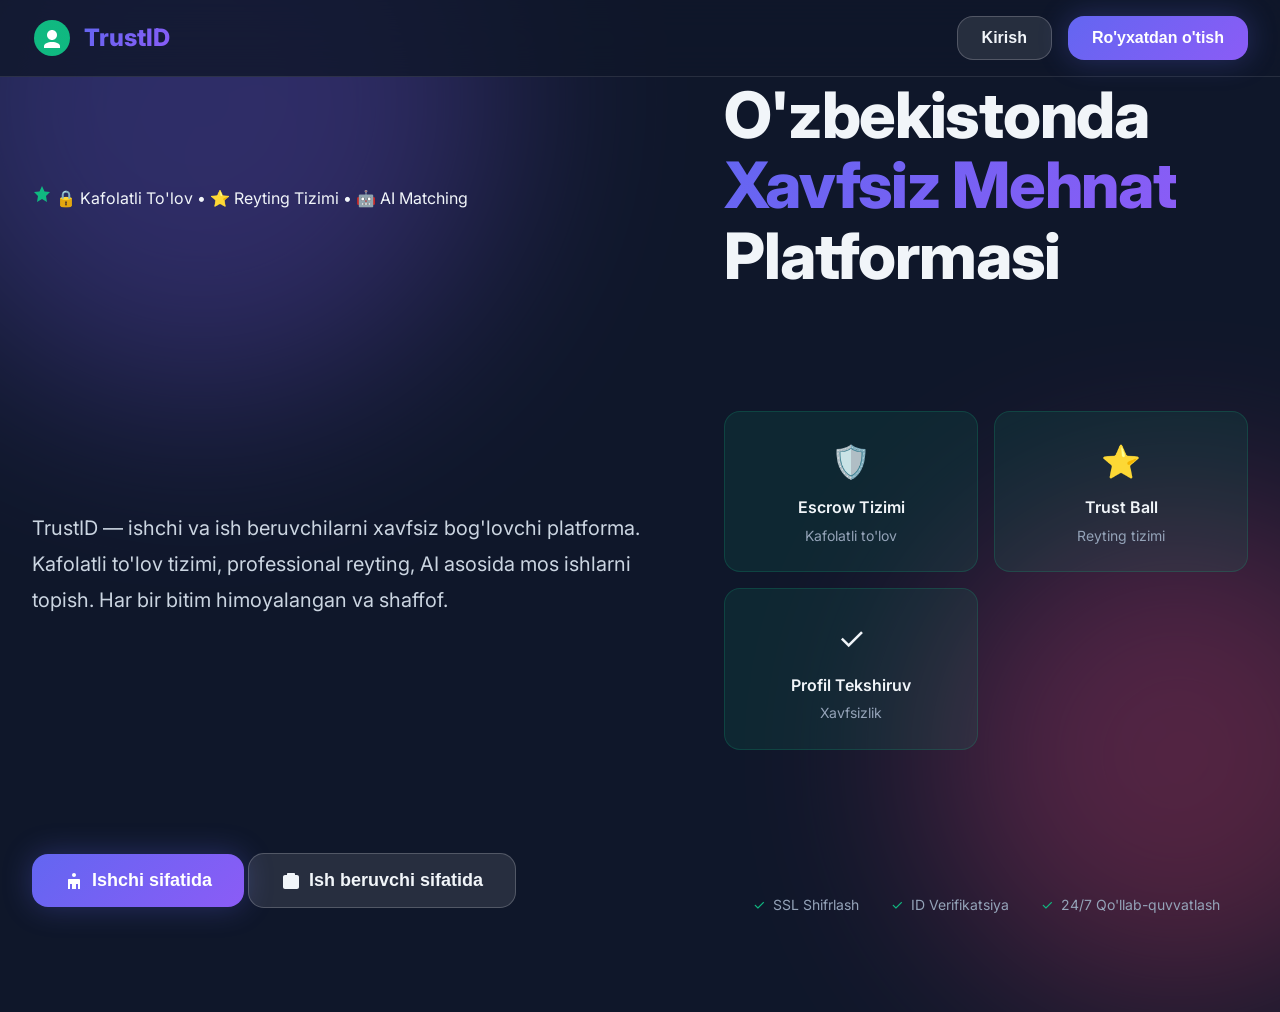
<file: index.html>
<!DOCTYPE html>
<html lang="uz">

<head>
  <meta charset="UTF-8">
  <meta name="viewport" content="width=device-width, initial-scale=1.0">
  <title>TrustID - Xavfsiz Mehnat Platformasi</title>
  <meta name="description"
    content="O'zbekistonda xavfsiz va ishonchli mehnat platformasi. AI matching, kafolatli to'lov, reyting tizimi.">
  <link rel="stylesheet" href="style.css">
  <link href="https://fonts.googleapis.com/css2?family=Inter:wght@300;400;500;600;700;800&display=swap"
    rel="stylesheet">
</head>

<body>
  <!-- Navbar -->
  <nav class="navbar">
    <div class="container">
      <div class="nav-content">
        <div class="logo">
          <svg width="40" height="40" viewBox="0 0 40 40" fill="none">
            <circle cx="20" cy="20" r="18" fill="url(#gradient1)" />
            <path
              d="M20 12C17.24 12 15 14.24 15 17C15 19.76 17.24 22 20 22C22.76 22 25 19.76 25 17C25 14.24 22.76 12 20 12Z"
              fill="white" />
            <path d="M20 24C15.58 24 12 25.79 12 28V30H28V28C28 25.79 24.42 24 20 24Z" fill="white" />
            <defs>
              <linearGradient id="gradient1" x1="0" y1="0" x2="40" y2="40">
                <stop offset="0%" stop-color="#10b981" />
                <stop offset="100%" stop-color="#059669" />
              </linearGradient>
            </defs>
          </svg>
          <span class="logo-text">TrustID</span>
        </div>
        <div class="nav-actions">
          <button class="btn-secondary" onclick="showLogin()">Kirish</button>
          <button class="btn-primary" onclick="showRegister()">Ro'yxatdan o'tish</button>
        </div>
      </div>
    </div>
  </nav>

  <!-- Hero Section -->
  <section class="hero">
    <div class="gradient-orb orb-1"></div>
    <div class="gradient-orb orb-2"></div>

    <div class="container">
      <div class="hero-content">
        <div class="hero-badge">
          <svg width="20" height="20" viewBox="0 0 20 20" fill="none">
            <path d="M10 2L12.5 7.5L18 8L14 12L15 18L10 15L5 18L6 12L2 8L7.5 7.5L10 2Z" fill="url(#gradient2)" />
            <defs>
              <linearGradient id="gradient2" x1="0" y1="0" x2="20" y2="20">
                <stop offset="0%" stop-color="#10b981" />
                <stop offset="100%" stop-color="#059669" />
              </linearGradient>
            </defs>
          </svg>
          🔒 Kafolatli To'lov • ⭐ Reyting Tizimi • 🤖 AI Matching
        </div>

        <h1 class="hero-title">
          O'zbekistonda<br>
          <span class="gradient-text">Xavfsiz Mehnat</span><br>
          Platformasi
        </h1>

        <p class="hero-description">
          TrustID — ishchi va ish beruvchilarni xavfsiz bog'lovchi platforma. Kafolatli to'lov tizimi,
          professional reyting, AI asosida mos ishlarni topish. Har bir bitim himoyalangan va shaffof.
        </p>

        <!-- Features Grid -->
        <div
          style="display: grid; grid-template-columns: repeat(auto-fit, minmax(200px, 1fr)); gap: 1rem; margin: 2rem 0;">
          <div
            style="background: rgba(16, 185, 129, 0.1); border: 1px solid rgba(16, 185, 129, 0.2); border-radius: 1rem; padding: 1.5rem; text-align: center;">
            <div style="font-size: 2rem; margin-bottom: 0.5rem;">🛡️</div>
            <div style="font-weight: 600; margin-bottom: 0.25rem;">Escrow Tizimi</div>
            <div style="font-size: 0.875rem; color: var(--text-muted);">Kafolatli to'lov</div>
          </div>
          <div
            style="background: rgba(16, 185, 129, 0.1); border: 1px solid rgba(16, 185, 129, 0.2); border-radius: 1rem; padding: 1.5rem; text-align: center;">
            <div style="font-size: 2rem; margin-bottom: 0.5rem;">⭐</div>
            <div style="font-weight: 600; margin-bottom: 0.25rem;">Trust Ball</div>
            <div style="font-size: 0.875rem; color: var(--text-muted);">Reyting tizimi</div>
          </div>
          <div
            style="background: rgba(16, 185, 129, 0.1); border: 1px solid rgba(16, 185, 129, 0.2); border-radius: 1rem; padding: 1.5rem; text-align: center;">
            <div style="font-size: 2rem; margin-bottom: 0.5rem;">✓</div>
            <div style="font-weight: 600; margin-bottom: 0.25rem;">Profil Tekshiruv</div>
            <div style="font-size: 0.875rem; color: var(--text-muted);">Xavfsizlik</div>
          </div>
        </div>

        <div class="hero-actions">
          <button class="btn-primary btn-large" onclick="showRegister('worker')">
            <svg width="20" height="20" viewBox="0 0 20 20" fill="none">
              <path
                d="M10 2C8.89543 2 8 2.89543 8 4C8 5.10457 8.89543 6 10 6C11.1046 6 12 5.10457 12 4C12 2.89543 11.1046 2 10 2Z"
                fill="currentColor" />
              <path d="M5 8C4.44772 8 4 8.44772 4 9V18H6V13H8V18H12V13H14V18H16V9C16 8.44772 15.5523 8 15 8H5Z"
                fill="currentColor" />
            </svg>
            Ishchi sifatida
          </button>
          <button class="btn-secondary btn-large" onclick="showRegister('employer')">
            <svg width="20" height="20" viewBox="0 0 20 20" fill="none">
              <path
                d="M7 2C6.44772 2 6 2.44772 6 3V4H4C2.89543 4 2 4.89543 2 6V16C2 17.1046 2.89543 18 4 18H16C17.1046 18 18 17.1046 18 16V6C18 4.89543 17.1046 4 16 4H14V3C14 2.44772 13.5523 2 13 2H7Z"
                fill="currentColor" />
            </svg>
            Ish beruvchi sifatida
          </button>
        </div>

        <!-- Trust Indicators -->
        <div
          style="margin-top: 3rem; display: flex; gap: 2rem; justify-content: center; flex-wrap: wrap; color: var(--text-muted); font-size: 0.875rem;">
          <div style="display: flex; align-items: center; gap: 0.5rem;">
            <span style="color: var(--success);">✓</span> SSL Shifrlash
          </div>
          <div style="display: flex; align-items: center; gap: 0.5rem;">
            <span style="color: var(--success);">✓</span> ID Verifikatsiya
          </div>
          <div style="display: flex; align-items: center; gap: 0.5rem;">
            <span style="color: var(--success);">✓</span> 24/7 Qo'llab-quvvatlash
          </div>
        </div>
      </div>
    </div>
  </section>

  <!-- Auth Modal -->
  <div class="modal" id="authModal">
    <div class="modal-overlay" onclick="closeModal()"></div>
    <div class="modal-content">
      <button class="modal-close" onclick="closeModal()">
        <svg width="24" height="24" viewBox="0 0 24 24" fill="none">
          <path d="M18 6L6 18M6 6L18 18" stroke="currentColor" stroke-width="2" stroke-linecap="round" />
        </svg>
      </button>
      <div id="modalBody"></div>
    </div>
  </div>

  <script src="app.js"></script>
</body>

</html>
</file>
<file: style.css>
/* Reset & Base Styles */
* {
    margin: 0;
    padding: 0;
    box-sizing: border-box;
}

:root {
    /* Colors */
    --primary: #6366f1;
    --primary-dark: #4f46e5;
    --primary-light: #818cf8;
    --secondary: #8b5cf6;
    --accent: #ec4899;
    --success: #10b981;
    --warning: #f59e0b;
    --danger: #ef4444;
    
    /* Neutrals */
    --bg-primary: #0f172a;
    --bg-secondary: #1e293b;
    --bg-tertiary: #334155;
    --text-primary: #f1f5f9;
    --text-secondary: #cbd5e1;
    --text-muted: #94a3b8;
    
    /* Gradients */
    --gradient-primary: linear-gradient(135deg, #6366f1 0%, #8b5cf6 100%);
    --gradient-secondary: linear-gradient(135deg, #ec4899 0%, #f43f5e 100%);
    --gradient-success: linear-gradient(135deg, #10b981 0%, #059669 100%);
    
    /* Shadows */
    --shadow-sm: 0 1px 2px rgba(0, 0, 0, 0.05);
    --shadow-md: 0 4px 6px rgba(0, 0, 0, 0.1);
    --shadow-lg: 0 10px 25px rgba(0, 0, 0, 0.15);
    --shadow-xl: 0 20px 50px rgba(0, 0, 0, 0.25);
    --shadow-glow: 0 0 30px rgba(99, 102, 241, 0.3);
    
    /* Spacing */
    --space-xs: 0.5rem;
    --space-sm: 1rem;
    --space-md: 1.5rem;
    --space-lg: 2rem;
    --space-xl: 3rem;
    --space-2xl: 4rem;
    
    /* Border Radius */
    --radius-sm: 0.5rem;
    --radius-md: 1rem;
    --radius-lg: 1.5rem;
    --radius-xl: 2rem;
    
    /* Transitions */
    --transition-fast: 150ms ease;
    --transition-base: 300ms ease;
    --transition-slow: 500ms ease;
}

body {
    font-family: 'Inter', -apple-system, BlinkMacSystemFont, sans-serif;
    background: var(--bg-primary);
    color: var(--text-primary);
    line-height: 1.6;
    overflow-x: hidden;
}

.container {
    max-width: 1280px;
    margin: 0 auto;
    padding: 0 2rem;
}

/* Navbar */
.navbar {
    position: fixed;
    top: 0;
    left: 0;
    right: 0;
    background: rgba(15, 23, 42, 0.8);
    backdrop-filter: blur(20px);
    border-bottom: 1px solid rgba(255, 255, 255, 0.1);
    padding: 1rem 0;
    z-index: 1000;
    transition: var(--transition-base);
}

.nav-content {
    display: flex;
    align-items: center;
    justify-content: space-between;
}

.logo {
    display: flex;
    align-items: center;
    gap: 0.75rem;
}

.logo-text {
    font-size: 1.5rem;
    font-weight: 800;
    background: var(--gradient-primary);
    -webkit-background-clip: text;
    -webkit-text-fill-color: transparent;
    background-clip: text;
}

.nav-links {
    display: flex;
    gap: 2rem;
}

.nav-links a {
    color: var(--text-secondary);
    text-decoration: none;
    font-weight: 500;
    transition: var(--transition-fast);
    position: relative;
}

.nav-links a::after {
    content: '';
    position: absolute;
    bottom: -5px;
    left: 0;
    width: 0;
    height: 2px;
    background: var(--gradient-primary);
    transition: var(--transition-base);
}

.nav-links a:hover {
    color: var(--text-primary);
}

.nav-links a:hover::after {
    width: 100%;
}

.nav-actions {
    display: flex;
    gap: 1rem;
}

/* Buttons */
.btn-primary,
.btn-secondary,
.btn-outline,
.btn-large {
    padding: 0.75rem 1.5rem;
    border-radius: var(--radius-md);
    font-weight: 600;
    cursor: pointer;
    transition: all var(--transition-base);
    border: none;
    font-size: 1rem;
    display: inline-flex;
    align-items: center;
    gap: 0.5rem;
    position: relative;
    overflow: hidden;
}

.btn-primary {
    background: var(--gradient-primary);
    color: white;
    box-shadow: var(--shadow-glow);
}

.btn-primary:hover {
    transform: translateY(-2px);
    box-shadow: 0 0 40px rgba(99, 102, 241, 0.5);
}

.btn-secondary {
    background: rgba(255, 255, 255, 0.1);
    color: var(--text-primary);
    border: 1px solid rgba(255, 255, 255, 0.2);
}

.btn-secondary:hover {
    background: rgba(255, 255, 255, 0.15);
    transform: translateY(-2px);
}

.btn-outline {
    background: transparent;
    color: var(--primary);
    border: 2px solid var(--primary);
}

.btn-outline:hover {
    background: var(--primary);
    color: white;
    transform: translateY(-2px);
}

.btn-large {
    padding: 1rem 2rem;
    font-size: 1.125rem;
}

/* Hero Section */
.hero {
    position: relative;
    min-height: 100vh;
    display: flex;
    align-items: center;
    padding-top: 80px;
    overflow: hidden;
}

.hero-background {
    position: absolute;
    top: 0;
    left: 0;
    right: 0;
    bottom: 0;
    overflow: hidden;
    z-index: 0;
}

.gradient-orb {
    position: absolute;
    border-radius: 50%;
    filter: blur(100px);
    opacity: 0.3;
    animation: float 20s infinite ease-in-out;
}

.orb-1 {
    width: 600px;
    height: 600px;
    background: var(--gradient-primary);
    top: -200px;
    left: -100px;
}

.orb-2 {
    width: 500px;
    height: 500px;
    background: var(--gradient-secondary);
    top: 50%;
    right: -150px;
    animation-delay: -5s;
}

.orb-3 {
    width: 400px;
    height: 400px;
    background: var(--gradient-success);
    bottom: -100px;
    left: 50%;
    animation-delay: -10s;
}

@keyframes float {
    0%, 100% {
        transform: translate(0, 0) scale(1);
    }
    33% {
        transform: translate(50px, -50px) scale(1.1);
    }
    66% {
        transform: translate(-30px, 30px) scale(0.9);
    }
}

.hero-content {
    position: relative;
    z-index: 1;
    display: grid;
    grid-template-columns: 1.2fr 1fr;
    gap: 4rem;
    align-items: center;
}

.badge {
    display: inline-block;
    padding: 0.5rem 1rem;
    background: rgba(99, 102, 241, 0.2);
    border: 1px solid rgba(99, 102, 241, 0.3);
    border-radius: 2rem;
    font-size: 0.875rem;
    font-weight: 600;
    color: var(--primary-light);
    margin-bottom: 1.5rem;
}

.hero-title {
    font-size: 4rem;
    font-weight: 800;
    line-height: 1.1;
    margin-bottom: 1.5rem;
    letter-spacing: -0.02em;
}

.gradient-text {
    background: var(--gradient-primary);
    -webkit-background-clip: text;
    -webkit-text-fill-color: transparent;
    background-clip: text;
}

.hero-description {
    font-size: 1.25rem;
    color: var(--text-secondary);
    margin-bottom: 2rem;
    line-height: 1.8;
}

.hero-buttons {
    display: flex;
    gap: 1rem;
    margin-bottom: 3rem;
}

.hero-stats {
    display: flex;
    gap: 3rem;
}

.stat {
    text-align: left;
}

.stat-number {
    font-size: 2.5rem;
    font-weight: 800;
    background: var(--gradient-primary);
    -webkit-background-clip: text;
    -webkit-text-fill-color: transparent;
    background-clip: text;
    line-height: 1;
    margin-bottom: 0.5rem;
}

.stat-label {
    color: var(--text-muted);
    font-size: 0.875rem;
}

/* Floating Cards */
.hero-image {
    position: relative;
    height: 500px;
}

.floating-card {
    position: absolute;
    background: rgba(30, 41, 59, 0.8);
    backdrop-filter: blur(20px);
    border: 1px solid rgba(255, 255, 255, 0.1);
    border-radius: var(--radius-lg);
    padding: 1.5rem;
    box-shadow: var(--shadow-xl);
    display: flex;
    align-items: center;
    gap: 1rem;
    animation: cardFloat 6s infinite ease-in-out;
}

.card-1 {
    top: 20%;
    left: 0;
    max-width: 320px;
}

.card-2 {
    top: 50%;
    right: 0;
    max-width: 280px;
    animation-delay: -2s;
}

.card-3 {
    bottom: 15%;
    left: 10%;
    max-width: 260px;
    animation-delay: -4s;
}

@keyframes cardFloat {
    0%, 100% {
        transform: translateY(0);
    }
    50% {
        transform: translateY(-20px);
    }
}

.card-icon {
    font-size: 2rem;
    width: 50px;
    height: 50px;
    display: flex;
    align-items: center;
    justify-content: center;
    background: rgba(99, 102, 241, 0.2);
    border-radius: var(--radius-md);
}

.card-title {
    font-weight: 600;
    margin-bottom: 0.25rem;
}

.card-subtitle {
    font-size: 0.875rem;
    color: var(--text-muted);
}

.card-badge {
    position: absolute;
    top: -10px;
    right: -10px;
    background: var(--gradient-secondary);
    color: white;
    padding: 0.25rem 0.75rem;
    border-radius: 1rem;
    font-size: 0.75rem;
    font-weight: 600;
}

/* Sections */
section {
    padding: 6rem 0;
}

.section-header {
    text-align: center;
    margin-bottom: 4rem;
}

.section-title {
    font-size: 3rem;
    font-weight: 800;
    margin-bottom: 1rem;
}

.section-subtitle {
    font-size: 1.25rem;
    color: var(--text-secondary);
}

/* Features */
.features {
    background: linear-gradient(180deg, var(--bg-primary) 0%, var(--bg-secondary) 100%);
}

.features-grid {
    display: grid;
    grid-template-columns: repeat(auto-fit, minmax(300px, 1fr));
    gap: 2rem;
}

.feature-card {
    background: rgba(30, 41, 59, 0.5);
    backdrop-filter: blur(10px);
    border: 1px solid rgba(255, 255, 255, 0.1);
    border-radius: var(--radius-lg);
    padding: 2rem;
    transition: var(--transition-base);
}

.feature-card:hover {
    transform: translateY(-5px);
    border-color: var(--primary);
    box-shadow: var(--shadow-glow);
}

.feature-icon {
    font-size: 3rem;
    margin-bottom: 1rem;
}

.feature-card h3 {
    font-size: 1.5rem;
    margin-bottom: 1rem;
}

.feature-card p {
    color: var(--text-secondary);
    line-height: 1.7;
}

/* How It Works */
.how-it-works {
    background: var(--bg-secondary);
}

.tabs {
    display: flex;
    justify-content: center;
    gap: 1rem;
    margin-bottom: 3rem;
}

.tab {
    padding: 1rem 2rem;
    background: transparent;
    border: 2px solid rgba(255, 255, 255, 0.1);
    border-radius: var(--radius-md);
    color: var(--text-secondary);
    font-size: 1rem;
    font-weight: 600;
    cursor: pointer;
    transition: var(--transition-base);
}

.tab.active {
    background: var(--gradient-primary);
    border-color: transparent;
    color: white;
}

.steps {
    display: none;
    gap: 2rem;
}

.steps.active {
    display: flex;
    flex-direction: column;
}

.step {
    display: flex;
    align-items: flex-start;
    gap: 2rem;
    padding: 2rem;
    background: rgba(30, 41, 59, 0.5);
    border-radius: var(--radius-lg);
    border-left: 4px solid var(--primary);
    transition: var(--transition-base);
}

.step:hover {
    transform: translateX(10px);
    background: rgba(30, 41, 59, 0.8);
}

.step-number {
    font-size: 3rem;
    font-weight: 800;
    background: var(--gradient-primary);
    -webkit-background-clip: text;
    -webkit-text-fill-color: transparent;
    background-clip: text;
    line-height: 1;
}

.step-content h3 {
    font-size: 1.5rem;
    margin-bottom: 0.5rem;
}

.step-content p {
    color: var(--text-secondary);
    line-height: 1.7;
}

/* Pricing */
.pricing {
    background: linear-gradient(180deg, var(--bg-secondary) 0%, var(--bg-primary) 100%);
}

.pricing-cards {
    display: grid;
    grid-template-columns: repeat(auto-fit, minmax(300px, 1fr));
    gap: 2rem;
}

.pricing-card {
    background: rgba(30, 41, 59, 0.5);
    backdrop-filter: blur(10px);
    border: 1px solid rgba(255, 255, 255, 0.1);
    border-radius: var(--radius-xl);
    padding: 2.5rem;
    transition: var(--transition-base);
    position: relative;
}

.pricing-card:hover {
    transform: translateY(-10px);
    border-color: var(--primary);
    box-shadow: var(--shadow-glow);
}

.pricing-card.featured {
    border: 2px solid var(--primary);
    transform: scale(1.05);
}

.pricing-card.featured:hover {
    transform: scale(1.08) translateY(-10px);
}

.popular-badge {
    position: absolute;
    top: -15px;
    right: 20px;
    background: var(--gradient-secondary);
    color: white;
    padding: 0.5rem 1rem;
    border-radius: 2rem;
    font-size: 0.875rem;
    font-weight: 600;
}

.pricing-header {
    text-align: center;
    margin-bottom: 2rem;
    padding-bottom: 2rem;
    border-bottom: 1px solid rgba(255, 255, 255, 0.1);
}

.pricing-header h3 {
    font-size: 1.5rem;
    margin-bottom: 1rem;
}

.price {
    display: flex;
    flex-direction: column;
    gap: 0.5rem;
}

.price-value {
    font-size: 3rem;
    font-weight: 800;
    background: var(--gradient-primary);
    -webkit-background-clip: text;
    -webkit-text-fill-color: transparent;
    background-clip: text;
}

.price-period {
    color: var(--text-muted);
    font-size: 0.875rem;
}

.pricing-features {
    list-style: none;
    margin-bottom: 2rem;
}

.pricing-features li {
    padding: 0.75rem 0;
    color: var(--text-secondary);
    border-bottom: 1px solid rgba(255, 255, 255, 0.05);
}

.pricing-features li:last-child {
    border-bottom: none;
}

.pricing-card button {
    width: 100%;
}

/* CTA Section */
.cta {
    background: var(--bg-primary);
    text-align: center;
    padding: 6rem 0;
    position: relative;
    overflow: hidden;
}

.cta::before {
    content: '';
    position: absolute;
    top: 0;
    left: 0;
    right: 0;
    bottom: 0;
    background: radial-gradient(circle at center, rgba(99, 102, 241, 0.1), transparent 70%);
    z-index: 0;
}

.cta-content {
    position: relative;
    z-index: 1;
}

.cta h2 {
    font-size: 3rem;
    font-weight: 800;
    margin-bottom: 1rem;
}

.cta p {
    font-size: 1.25rem;
    color: var(--text-secondary);
    margin-bottom: 2rem;
}

.cta-buttons {
    display: flex;
    justify-content: center;
    gap: 1rem;
}

/* Footer */
.footer {
    background: var(--bg-secondary);
    padding: 4rem 0 2rem;
    border-top: 1px solid rgba(255, 255, 255, 0.1);
}

.footer-content {
    display: grid;
    grid-template-columns: 2fr 1fr 1fr 1fr;
    gap: 3rem;
    margin-bottom: 3rem;
}

.footer-section h4 {
    margin-bottom: 1rem;
    font-size: 1.125rem;
}

.footer-section p {
    color: var(--text-secondary);
    line-height: 1.7;
    margin-top: 1rem;
}

.footer-section a {
    display: block;
    color: var(--text-secondary);
    text-decoration: none;
    padding: 0.5rem 0;
    transition: var(--transition-fast);
}

.footer-section a:hover {
    color: var(--primary);
    transform: translateX(5px);
}

.footer-bottom {
    text-align: center;
    padding-top: 2rem;
    border-top: 1px solid rgba(255, 255, 255, 0.1);
    color: var(--text-muted);
}

/* Modal */
.modal {
    display: none;
    position: fixed;
    top: 0;
    left: 0;
    right: 0;
    bottom: 0;
    background: rgba(0, 0, 0, 0.8);
    backdrop-filter: blur(10px);
    z-index: 2000;
    align-items: center;
    justify-content: center;
    animation: fadeIn 0.3s ease;
}

.modal.active {
    display: flex;
}

@keyframes fadeIn {
    from {
        opacity: 0;
    }
    to {
        opacity: 1;
    }
}

.modal-content {
    background: var(--bg-secondary);
    border: 1px solid rgba(255, 255, 255, 0.1);
    border-radius: var(--radius-xl);
    padding: 3rem;
    max-width: 500px;
    width: 90%;
    position: relative;
    animation: slideUp 0.3s ease;
}

@keyframes slideUp {
    from {
        transform: translateY(50px);
        opacity: 0;
    }
    to {
        transform: translateY(0);
        opacity: 1;
    }
}

.modal-close {
    position: absolute;
    top: 1rem;
    right: 1rem;
    background: transparent;
    border: none;
    color: var(--text-secondary);
    font-size: 2rem;
    cursor: pointer;
    transition: var(--transition-fast);
}

.modal-close:hover {
    color: var(--text-primary);
}

/* Responsive Design */
@media (max-width: 968px) {
    .nav-links {
        display: none;
    }
    
    .hero-content {
        grid-template-columns: 1fr;
        gap: 2rem;
    }
    
    .hero-title {
        font-size: 2.5rem;
    }
    
    .hero-image {
        height: 300px;
    }
    
    .section-title {
        font-size: 2rem;
    }
    
    .footer-content {
        grid-template-columns: 1fr;
    }
    
    .pricing-cards {
        grid-template-columns: 1fr;
    }
    
    .pricing-card.featured {
        transform: scale(1);
    }
}

@media (max-width: 640px) {
    .hero-title {
        font-size: 2rem;
    }
    
    .hero-buttons {
        flex-direction: column;
    }
    
    .hero-stats {
        flex-direction: column;
        gap: 1rem;
    }
    
    .nav-actions {
        gap: 0.5rem;
    }
    
    .nav-actions button {
        padding: 0.5rem 1rem;
        font-size: 0.875rem;
    }
}
</file>
<file: dashboard.css>
/* Dashboard Specific Styles */
.dashboard-body {
    background: var(--bg-primary);
    overflow-x: hidden;
}

.dashboard-container {
    display: flex;
    min-height: 100vh;
}

/* Sidebar */
.sidebar {
    width: 280px;
    background: var(--bg-secondary);
    border-right: 1px solid rgba(255, 255, 255, 0.1);
    display: flex;
    flex-direction: column;
    position: fixed;
    height: 100vh;
    z-index: 100;
}

.sidebar-header {
    padding: 2rem;
    border-bottom: 1px solid rgba(255, 255, 255, 0.1);
}

.sidebar-nav {
    flex: 1;
    padding: 1rem;
    overflow-y: auto;
}

.nav-item {
    display: flex;
    align-items: center;
    gap: 1rem;
    padding: 1rem;
    color: var(--text-secondary);
    text-decoration: none;
    border-radius: var(--radius-md);
    transition: var(--transition-base);
    margin-bottom: 0.5rem;
}

.nav-item:hover {
    background: rgba(99, 102, 241, 0.1);
    color: var(--text-primary);
}

.nav-item.active {
    background: var(--gradient-primary);
    color: white;
}

.nav-icon {
    font-size: 1.5rem;
}

.sidebar-footer {
    padding: 1rem;
    border-top: 1px solid rgba(255, 255, 255, 0.1);
}

.btn-danger {
    background: rgba(239, 68, 68, 0.2);
    color: #ef4444;
    border: 1px solid rgba(239, 68, 68, 0.3);
    padding: 0.75rem 1.5rem;
    border-radius: var(--radius-md);
    font-weight: 600;
    cursor: pointer;
    transition: var(--transition-base);
    display: flex;
    align-items: center;
    justify-content: center;
    gap: 0.5rem;
}

.btn-danger:hover {
    background: rgba(239, 68, 68, 0.3);
    transform: translateY(-2px);
}

/* Main Content */
.main-content {
    flex: 1;
    margin-left: 280px;
    padding: 2rem;
}

.dashboard-header {
    display: flex;
    justify-content: space-between;
    align-items: center;
    margin-bottom: 2rem;
    padding-bottom: 1.5rem;
    border-bottom: 1px solid rgba(255, 255, 255, 0.1);
}

.dashboard-header h1 {
    font-size: 2rem;
    font-weight: 700;
}

.header-right {
    display: flex;
    align-items: center;
    gap: 1.5rem;
}

.balance-card {
    display: flex;
    flex-direction: column;
    align-items: flex-end;
    padding: 1rem 1.5rem;
    background: rgba(99, 102, 241, 0.1);
    border: 1px solid rgba(99, 102, 241, 0.2);
    border-radius: var(--radius-md);
}

.balance-label {
    font-size: 0.875rem;
    color: var(--text-muted);
}

.balance-value {
    font-size: 1.25rem;
    font-weight: 700;
    background: var(--gradient-primary);
    -webkit-background-clip: text;
    -webkit-text-fill-color: transparent;
    background-clip: text;
}

.user-avatar {
    width: 50px;
    height: 50px;
    border-radius: 50%;
    background: var(--gradient-primary);
    display: flex;
    align-items: center;
    justify-content: center;
    font-size: 1.25rem;
    font-weight: 700;
    color: white;
}

/* Content Sections */
.content-section {
    display: none;
}

.content-section.active {
    display: block;
}

/* Stats Grid */
.stats-grid {
    display: grid;
    grid-template-columns: repeat(auto-fit, minmax(250px, 1fr));
    gap: 1.5rem;
    margin-bottom: 2rem;
}

.stat-card {
    background: rgba(30, 41, 59, 0.5);
    backdrop-filter: blur(10px);
    border: 1px solid rgba(255, 255, 255, 0.1);
    border-radius: var(--radius-lg);
    padding: 1.5rem;
    display: flex;
    align-items: center;
    gap: 1rem;
    transition: var(--transition-base);
}

.stat-card:hover {
    transform: translateY(-5px);
    border-color: var(--primary);
    box-shadow: var(--shadow-glow);
}

.stat-icon {
    width: 60px;
    height: 60px;
    border-radius: var(--radius-md);
    display: flex;
    align-items: center;
    justify-content: center;
    font-size: 1.75rem;
}

.stat-value {
    font-size: 1.75rem;
    font-weight: 800;
    line-height: 1;
    margin-bottom: 0.25rem;
}

.stat-label {
    color: var(--text-muted);
    font-size: 0.875rem;
}

/* Dashboard Grid */
.dashboard-grid {
    display: grid;
    grid-template-columns: 2fr 1fr;
    gap: 2rem;
}

/* Card */
.card {
    background: rgba(30, 41, 59, 0.5);
    backdrop-filter: blur(10px);
    border: 1px solid rgba(255, 255, 255, 0.1);
    border-radius: var(--radius-lg);
    padding: 2rem;
}

.card-header {
    display: flex;
    justify-content: space-between;
    align-items: center;
    margin-bottom: 1.5rem;
}

.card-title {
    font-size: 1.5rem;
    font-weight: 700;
    margin-bottom: 1.5rem;
}

/* Job List */
.job-list,
.jobs-grid {
    display: flex;
    flex-direction: column;
    gap: 1rem;
}

.job-card {
    background: rgba(15, 23, 42, 0.5);
    border: 1px solid rgba(255, 255, 255, 0.1);
    border-radius: var(--radius-md);
    padding: 1.5rem;
    transition: var(--transition-base);
    cursor: pointer;
}

.job-card:hover {
    border-color: var(--primary);
    transform: translateX(5px);
}

.job-header {
    display: flex;
    justify-content: space-between;
    align-items: start;
    margin-bottom: 1rem;
}

.job-title {
    font-size: 1.25rem;
    font-weight: 600;
    margin-bottom: 0.5rem;
}

.job-category {
    display: inline-block;
    padding: 0.25rem 0.75rem;
    background: rgba(99, 102, 241, 0.2);
    border: 1px solid rgba(99, 102, 241, 0.3);
    border-radius: 1rem;
    font-size: 0.75rem;
    color: var(--primary-light);
}

.job-meta {
    display: flex;
    gap: 1.5rem;
    margin-bottom: 1rem;
    color: var(--text-muted);
    font-size: 0.875rem;
}

.job-meta-item {
    display: flex;
    align-items: center;
    gap: 0.5rem;
}

.job-description {
    color: var(--text-secondary);
    line-height: 1.6;
    margin-bottom: 1rem;
}

.job-salary {
    font-size: 1.5rem;
    font-weight: 700;
    background: var(--gradient-success);
    -webkit-background-clip: text;
    -webkit-text-fill-color: transparent;
    background-clip: text;
}

.job-actions {
    display: flex;
    gap: 1rem;
    margin-top: 1rem;
}

/* Activity List */
.activity-list {
    display: flex;
    flex-direction: column;
    gap: 1rem;
}

.activity-item {
    display: flex;
    gap: 1rem;
    padding: 1rem;
    background: rgba(15, 23, 42, 0.5);
    border-radius: var(--radius-md);
    border-left: 3px solid var(--primary);
}

.activity-icon {
    width: 40px;
    height: 40px;
    border-radius: 50%;
    background: rgba(99, 102, 241, 0.2);
    display: flex;
    align-items: center;
    justify-content: center;
    font-size: 1.25rem;
}

.activity-content {
    flex: 1;
}

.activity-title {
    font-weight: 600;
    margin-bottom: 0.25rem;
}

.activity-time {
    font-size: 0.75rem;
    color: var(--text-muted);
}

/* Forms */
.profile-form {
    display: flex;
    flex-direction: column;
    gap: 1.5rem;
}

.form-grid {
    display: grid;
    grid-template-columns: repeat(2, 1fr);
    gap: 1.5rem;
}

.form-group {
    display: flex;
    flex-direction: column;
    gap: 0.5rem;
}

.form-group.full-width {
    grid-column: 1 / -1;
}

.form-group label {
    font-weight: 600;
    color: var(--text-secondary);
}

.form-group input,
.form-group select,
.form-group textarea {
    padding: 1rem;
    background: rgba(15, 23, 42, 0.5);
    border: 1px solid rgba(255, 255, 255, 0.1);
    border-radius: var(--radius-md);
    color: var(--text-primary);
    font-size: 1rem;
    transition: var(--transition-base);
}

.form-group input:focus,
.form-group select:focus,
.form-group textarea:focus {
    outline: none;
    border-color: var(--primary);
    box-shadow: 0 0 0 3px rgba(99, 102, 241, 0.1);
}

.form-group input:disabled {
    opacity: 0.5;
    cursor: not-allowed;
}

/* Filters */
.filters-panel {
    padding: 1.5rem;
    background: rgba(15, 23, 42, 0.5);
    border-radius: var(--radius-md);
    margin-bottom: 1.5rem;
}

.filter-grid {
    display: grid;
    grid-template-columns: 2fr 1fr 1fr auto;
    gap: 1rem;
}

.filter-input {
    padding: 1rem;
    background: rgba(30, 41, 59, 0.5);
    border: 1px solid rgba(255, 255, 255, 0.1);
    border-radius: var(--radius-md);
    color: var(--text-primary);
    font-size: 1rem;
}

/* Applications, Contracts, Transactions */
.applications-list,
.contracts-list,
.transactions-list,
.history-list {
    display: flex;
    flex-direction: column;
    gap: 1rem;
}

.application-card,
.contract-card,
.transaction-card,
.history-card {
    background: rgba(15, 23, 42, 0.5);
    border: 1px solid rgba(255, 255, 255, 0.1);
    border-radius: var(--radius-md);
    padding: 1.5rem;
    transition: var(--transition-base);
}

.application-card:hover,
.contract-card:hover,
.transaction-card:hover,
.history-card:hover {
    border-color: var(--primary);
}

.status-badge {
    display: inline-block;
    padding: 0.25rem 0.75rem;
    border-radius: 1rem;
    font-size: 0.75rem;
    font-weight: 600;
}

.status-pending {
    background: rgba(245, 158, 11, 0.2);
    color: #f59e0b;
    border: 1px solid rgba(245, 158, 11, 0.3);
}

.status-accepted {
    background: rgba(16, 185, 129, 0.2);
    color: #10b981;
    border: 1px solid rgba(16, 185, 129, 0.3);
}

.status-rejected {
    background: rgba(218, 61, 61, 0.2);
    color: #ef4444;
    border: 1px solid rgba(239, 68, 68, 0.3);
}

.status-active {
    background: rgba(99, 102, 241, 0.2);
    color: #6366f1;
    border: 1px solid rgba(99, 102, 241, 0.3);
}

.status-completed {
    background: rgba(16, 185, 129, 0.2);
    color: #10b981;
    border: 1px solid rgba(16, 185, 129, 0.3);
}

/* Empty State */
.empty-state {
    text-align: center;
    padding: 3rem;
    color: var(--text-muted);
}

.empty-state-icon {
    font-size: 3rem;
    margin-bottom: 1rem;
}

.empty-state-text {
    font-size: 1.125rem;
    margin-bottom: 0.5rem;
}

/* Responsive */
@media (max-width: 1024px) {
    .dashboard-grid {
        grid-template-columns: 1fr;
    }

    .filter-grid {
        grid-template-columns: 1fr;
    }

    .form-grid {
        grid-template-columns: 1fr;
    }
}

@media (max-width: 768px) {
    .sidebar {
        width: 70px;
    }

    .sidebar-header .logo-text,
    .nav-item span:not(.nav-icon) {
        display: none;
    }

    .main-content {
        margin-left: 70px;
    }

    .stats-grid {
        grid-template-columns: 1fr;
    }

    .dashboard-header {
        flex-direction: column;
        align-items: flex-start;
        gap: 1rem;
    }
}

/* ENHANCED FEATURES STYLES */

/* AI Highlighted Jobs */
.ai-highlighted {
    border: 2px solid rgba(16, 185, 129, 0.5) !important;
    background: linear-gradient(135deg, rgba(16, 185, 129, 0.05), rgba(16, 185, 129, 0.1));
    box-shadow: 0 0 20px rgba(16, 185, 129, 0.2);
}

.ai-badge {
    display: inline-flex;
    align-items: center;
    padding: 0.5rem 1rem;
    background: linear-gradient(135deg, #10b981 0%, #059669 100%);
    border-radius: 2rem;
    font-size: 0.875rem;
    font-weight: 600;
    color: white;
    margin-bottom: 1rem;
    box-shadow: 0 4px 10px rgba(16, 185, 129, 0.3);
}

.match-reasons {
    margin-top: 1rem;
    padding: 1rem;
    background: rgba(99, 102, 241, 0.1);
    border: 1px solid rgba(99, 102, 241, 0.2);
    border-radius: var(--radius-md);
}

.match-reasons ul {
    margin-top: 0.5rem;
    padding-left: 0;
    list-style: none;
    color: var(--text-secondary);
}

.match-reasons li {
    padding: 0.25rem 0;
    font-size: 0.875rem;
}

/* Escrow & Urgent Badges */
.escrow-badge {
    display: inline-block;
    padding: 0.25rem 0.75rem;
    background: rgba(16, 185, 129, 0.2);
    border: 1px solid rgba(16, 185, 129, 0.3);
    border-radius: 1rem;
    font-size: 0.75rem;
    color: #10b981;
    margin-left: 0.5rem;
}

.urgent-badge {
    display: inline-block;
    padding: 0.25rem 0.75rem;
    background: rgba(245, 158, 11, 0.2);
    border: 1px solid rgba(245, 158, 11, 0.3);
    border-radius: 1rem;
    font-size: 0.75rem;
    color: #f59e0b;
    margin-left: 0.5rem;
    animation: pulse 2s infinite;
}

@keyframes pulse {

    0%,
    100% {
        opacity: 1;
    }

    50% {
        opacity: 0.7;
    }
}

/* Premium Badge */
.premium-badge {
    position: absolute;
    bottom: -5px;
    right: -5px;
    width: 20px;
    height: 20px;
    background: linear-gradient(135deg, #fbbf24 0%, #f59e0b 100%);
    border-radius: 50%;
    display: flex;
    align-items: center;
    justify-content: center;
    box-shadow: 0 2px 10px rgba(251, 191, 36, 0.5);
    border: 2px solid var(--bg-primary);
}

.user-avatar {
    position: relative;
}

.premium-feature {
    background: rgba(30, 41, 59, 0.5);
    border: 1px solid rgba(255, 255, 255, 0.1);
    border-radius: var(--radius-lg);
    padding: 1.5rem;
    text-align: center;
    transition: var(--transition-base);
}

.premium-feature:hover {
    border-color: var(--primary);
    transform: translateY(-5px);
}

/* Star Rating */
.star-rating {
    display: flex;
    gap: 0.5rem;
    font-size: 2rem;
    justify-content: center;
}

.star {
    cursor: pointer;
    color: #fbbf24;
    transition: var(--transition-fast);
    user-select: none;
}

.star:hover {
    transform: scale(1.2);
}

/* File Input */
.file-input {
    padding: 1rem;
    background: rgba(30, 41, 59, 0.5);
    border: 2px dashed rgba(255, 255, 255, 0.2);
    border-radius: var(--radius-md);
    color: var(--text-primary);
    cursor: pointer;
    transition: var(--transition-base);
}

.file-input:hover {
    border-color: var(--primary);
    background: rgba(99, 102, 241, 0.1);
}

/* Modal Close Button Enhancement */
.modal-close {
    position: absolute;
    top: 1rem;
    right: 1rem;
    width: 40px;
    height: 40px;
    border-radius: 50%;
    background: rgba(239, 68, 68, 0.2);
    border: 1px solid rgba(239, 68, 68, 0.3);
    color: #ef4444;
    cursor: pointer;
    display: flex;
    align-items: center;
    justify-content: center;
    font-size: 1.5rem;
    transition: var(--transition-base);
}

.modal-close:hover {
    background: rgba(239, 68, 68, 0.3);
    transform: rotate(90deg);
}

/* Hero Badge */
.hero-badge {
    display: inline-flex;
    align-items: center;
    gap: 0.5rem;
    padding: 0.75rem 1.5rem;
    background: rgba(16, 185, 129, 0.2);
    border: 1px solid rgba(16, 185, 129, 0.3);
    border-radius: 2rem;
    font-size: 0.875rem;
    font-weight: 600;
    color: var(--success);
    margin-bottom: 1.5rem;
}

/* Hero Actions */
.hero-actions {
    display: flex;
    gap: 1rem;
    margin-bottom: 2rem;
    flex-wrap: wrap;
}

.hero-actions .btn-large svg {
    margin-right: 0.5rem;
}

/* Verification Status Indicators */
.verified-badge {
    display: inline-flex;
    align-items: center;
    gap: 0.25rem;
    padding: 0.25rem 0.75rem;
    background: rgba(16, 185, 129, 0.2);
    border: 1px solid rgba(16, 185, 129, 0.3);
    border-radius: 1rem;
    font-size: 0.75rem;
    color: #10b981;
}

.unverified-badge {
    display: inline-flex;
    align-items: center;
    gap: 0.25rem;
    padding: 0.25rem 0.75rem;
    background: rgba(245, 158, 11, 0.2);
    border: 1px solid rgba(245, 158, 11, 0.3);
    border-radius: 1rem;
    font-size: 0.75rem;
    color: #f59e0b;
}

/* Card Actions Enhanced */
.job-actions button,
.contract-card button {
    display: inline-flex;
    align-items: center;
    justify-content: center;
    gap: 0.5rem;
}

.job-actions button svg {
    width: 20px;
    height: 20px;
}

/* Trust Indicators */
.trust-indicator {
    display: flex;
    align-items: center;
    gap: 0.5rem;
    padding: 0.5rem 1rem;
    background: rgba(16, 185, 129, 0.1);
    border: 1px solid rgba(16, 185, 129, 0.2);
    border-radius: var(--radius-md);
    font-size: 0.875rem;
    color: var(--success);
}

/* Enhanced Hover Effects */
.job-card:hover,
.application-card:hover,
.contract-card:hover,
.transaction-card:hover {
    transform: translateX(5px);
    box-shadow: 0 4px 15px rgba(99, 102, 241, 0.2);
}

/* Premium Glow Effect */
.premium-glow {
    box-shadow: 0 0 30px rgba(251, 191, 36, 0.3);
    border: 2px solid rgba(251, 191, 36, 0.5) !important;
}

/* Success Animation */
@keyframes successPulse {

    0%,
    100% {
        transform: scale(1);
        box-shadow: 0 0 0 0 rgba(16, 185, 129, 0.7);
    }

    50% {
        transform: scale(1.05);
        box-shadow: 0 0 0 10px rgba(16, 185, 129, 0);
    }
}

.success-animation {
    animation: successPulse 1s ease-in-out;
}

/* Loading State */
.loading-spinner {
    border: 3px solid rgba(255, 255, 255, 0.1);
    border-top: 3px solid var(--primary);
    border-radius: 50%;
    width: 40px;
    height: 40px;
    animation: spin 1s linear infinite;
    margin: 2rem auto;
}

@keyframes spin {
    0% {
        transform: rotate(0deg);
    }

    100% {
        transform: rotate(360deg);
    }
}

/* Notification Dot */
.notification-dot {
    position: absolute;
    top: -5px;
    right: -5px;
    width: 10px;
    height: 10px;
    background: #ef4444;
    border-radius: 50%;
    border: 2px solid var(--bg-primary);
    animation: pulse 2s infinite;
}

/* Enhanced Mobile Responsiveness */
@media (max-width: 640px) {
    .hero-actions {
        flex-direction: column;
        width: 100%;
    }

    .hero-actions button {
        width: 100%;
    }

    .job-actions {
        flex-direction: column;
    }

    .job-actions button {
        width: 100%;
    }

    .filter-grid {
        grid-template-columns: 1fr !important;
    }

    .modal-content {
        width: 95%;
        padding: 1.5rem;
    }

    .premium-feature {
        min-width: 100%;
    }
}
</file>
<file: worker-new.css>
/* ======================================
   WORKER DASHBOARD - NEW FEATURES CSS
   Indeed / LinkedIn / Upwork styles
   ====================================== */

/* Mobile menu button */
.mobile-menu-btn {
    display: none;
    position: fixed;
    top: 1rem;
    left: 1rem;
    z-index: 300;
    background: var(--bg-secondary);
    border: 1px solid rgba(255, 255, 255, 0.1);
    color: var(--text-primary);
    font-size: 1.5rem;
    width: 44px;
    height: 44px;
    border-radius: 10px;
    cursor: pointer;
    align-items: center;
    justify-content: center;
}

.sidebar-overlay {
    display: none;
    position: fixed;
    inset: 0;
    background: rgba(0, 0, 0, 0.5);
    z-index: 99;
    backdrop-filter: blur(2px);
}

/* ---- LinkedIn-style Open to Work Toggle ---- */
.open-to-work-toggle {
    display: flex;
    align-items: center;
    gap: 0.5rem;
    padding: 0.5rem;
    background: rgba(16, 185, 129, 0.1);
    border: 1px solid rgba(16, 185, 129, 0.3);
    border-radius: 2rem;
    margin-top: 0.75rem;
}

.toggle-switch {
    position: relative;
    display: inline-block;
    width: 38px;
    height: 20px;
}

.toggle-switch input {
    opacity: 0;
    width: 0;
    height: 0;
}

.toggle-slider {
    position: absolute;
    cursor: pointer;
    top: 0;
    left: 0;
    right: 0;
    bottom: 0;
    background: rgba(255, 255, 255, 0.2);
    border-radius: 20px;
    transition: 0.3s;
}

.toggle-slider:before {
    position: absolute;
    content: "";
    height: 14px;
    width: 14px;
    left: 3px;
    bottom: 3px;
    background: white;
    border-radius: 50%;
    transition: 0.3s;
}

input:checked+.toggle-slider {
    background: #10b981;
}

input:checked+.toggle-slider:before {
    transform: translateX(18px);
}

.toggle-label {
    font-size: 0.7rem;
    font-weight: 600;
    color: #10b981;
    white-space: nowrap;
}

/* Nav badge counts */
.nav-badge {
    margin-left: auto;
    background: rgba(99, 102, 241, 0.3);
    color: #a5b4fc;
    font-size: 0.65rem;
    font-weight: 700;
    padding: 0.1rem 0.45rem;
    border-radius: 1rem;
    min-width: 18px;
    text-align: center;
}

.alert-badge {
    background: rgba(239, 68, 68, 0.3) !important;
    color: #f87171 !important;
    animation: pulse 1.5s infinite;
}

/* Premium sidebar button */
.btn-premium-side {
    width: 100%;
    padding: 0.65rem;
    background: linear-gradient(135deg, rgba(251, 191, 36, 0.2), rgba(245, 158, 11, 0.2));
    border: 1px solid rgba(251, 191, 36, 0.4);
    color: #fbbf24;
    border-radius: var(--radius-md);
    font-weight: 600;
    cursor: pointer;
    transition: var(--transition-base);
    font-size: 0.875rem;
}

.btn-premium-side:hover {
    background: linear-gradient(135deg, rgba(251, 191, 36, 0.3), rgba(245, 158, 11, 0.3));
    transform: translateY(-2px);
}

/* Header search */
.header-search {
    flex: 1;
    max-width: 320px;
}

.header-search input {
    width: 100%;
    padding: 0.65rem 1rem;
    background: rgba(15, 23, 42, 0.5);
    border: 1px solid rgba(255, 255, 255, 0.1);
    border-radius: 2rem;
    color: var(--text-primary);
    font-size: 0.875rem;
    transition: var(--transition-base);
    outline: none;
}

.header-search input:focus {
    border-color: var(--primary);
    box-shadow: 0 0 0 3px rgba(99, 102, 241, 0.1);
}

/* Notification button */
.notification-btn {
    position: relative;
    width: 40px;
    height: 40px;
    border-radius: 50%;
    padding: 0;
    font-size: 1.1rem;
    display: flex;
    align-items: center;
    justify-content: center;
}

.notif-dot {
    position: absolute;
    top: 2px;
    right: 2px;
    width: 10px;
    height: 10px;
    background: #ef4444;
    border-radius: 50%;
    border: 2px solid var(--bg-secondary);
    animation: pulse 1.5s infinite;
}

.premium-btn {
    background: linear-gradient(135deg, rgba(251, 191, 36, 0.2), rgba(245, 158, 11, 0.2));
    border-color: rgba(251, 191, 36, 0.4);
    color: #fbbf24;
}

/* Online indicator */
.online-indicator {
    position: absolute;
    bottom: 2px;
    right: 2px;
    width: 12px;
    height: 12px;
    background: #10b981;
    border-radius: 50%;
    border: 2px solid var(--bg-secondary);
}

/* Page subtitle */
.header-subtitle {
    color: var(--text-muted);
    font-size: 0.875rem;
    margin-top: 0.25rem;
}

/* ---- Stats - 5 col grid ---- */
.stats-grid {
    grid-template-columns: repeat(5, 1fr) !important;
}

/* ---- Profile Completion (LinkedIn style) ---- */
.profile-completion-card {
    background: linear-gradient(135deg, rgba(99, 102, 241, 0.1), rgba(139, 92, 246, 0.1));
    border: 1px solid rgba(99, 102, 241, 0.3);
    border-radius: var(--radius-lg);
    padding: 1.5rem;
    margin-bottom: 1.5rem;
}

.completion-header {
    display: flex;
    justify-content: space-between;
    align-items: center;
    font-weight: 600;
    margin-bottom: 0.75rem;
}

.completion-bar {
    height: 8px;
    background: rgba(255, 255, 255, 0.1);
    border-radius: 4px;
    overflow: hidden;
    margin-bottom: 0.75rem;
}

.completion-fill {
    height: 100%;
    background: linear-gradient(90deg, #6366f1, #8b5cf6);
    border-radius: 4px;
    transition: width 0.8s ease;
}

.completion-tips {
    display: flex;
    gap: 0.5rem;
    flex-wrap: wrap;
}

.completion-tip {
    font-size: 0.75rem;
    background: rgba(99, 102, 241, 0.2);
    border: 1px solid rgba(99, 102, 241, 0.3);
    color: #a5b4fc;
    padding: 0.25rem 0.75rem;
    border-radius: 1rem;
    cursor: pointer;
    transition: var(--transition-base);
}

.completion-tip:hover {
    background: rgba(99, 102, 241, 0.3);
}

/* ---- Alerts List (Dashboard) ---- */
.alerts-list {
    display: flex;
    flex-direction: column;
    gap: 0.75rem;
}

.alert-item {
    display: flex;
    align-items: center;
    justify-content: space-between;
    padding: 0.75rem;
    background: rgba(15, 23, 42, 0.5);
    border-radius: var(--radius-md);
    font-size: 0.875rem;
}

.alert-item-left {
    display: flex;
    align-items: center;
    gap: 0.5rem;
}

.alert-item-keyword {
    font-weight: 600;
    color: var(--text-primary);
}

.alert-item-meta {
    color: var(--text-muted);
    font-size: 0.75rem;
}

.alert-delete-btn {
    background: none;
    border: none;
    color: var(--text-muted);
    cursor: pointer;
    font-size: 1rem;
    transition: color 0.2s;
}

.alert-delete-btn:hover {
    color: #ef4444;
}

/* ---- Small buttons ---- */
.btn-small {
    padding: 0.4rem 0.85rem;
    font-size: 0.8rem;
}

/* ============================================
   INDEED-STYLE JOB SEARCH
   ============================================ */
.indeed-search-bar {
    display: flex;
    align-items: center;
    background: rgba(30, 41, 59, 0.8);
    border: 2px solid rgba(99, 102, 241, 0.4);
    border-radius: 3rem;
    padding: 0.5rem;
    margin-bottom: 1.5rem;
    transition: border-color 0.3s;
    gap: 0;
}

.indeed-search-bar:focus-within {
    border-color: var(--primary);
    box-shadow: 0 0 0 4px rgba(99, 102, 241, 0.1);
}

.search-field {
    display: flex;
    align-items: center;
    flex: 1;
    padding: 0 1rem;
    gap: 0.5rem;
}

.search-field input {
    flex: 1;
    background: none;
    border: none;
    color: var(--text-primary);
    font-size: 1rem;
    outline: none;
}

.search-field input::placeholder {
    color: var(--text-muted);
}

.search-icon {
    font-size: 1.1rem;
}

.search-divider {
    width: 1px;
    height: 30px;
    background: rgba(255, 255, 255, 0.15);
}

.btn-search {
    background: var(--gradient-primary);
    color: white;
    border: none;
    padding: 0.75rem 1.5rem;
    border-radius: 2rem;
    font-weight: 600;
    cursor: pointer;
    transition: var(--transition-base);
    white-space: nowrap;
}

.btn-search:hover {
    transform: scale(1.05);
    box-shadow: var(--shadow-glow);
}

/* Filter Tags (Quick Filters) */
.filter-tags {
    display: flex;
    gap: 0.5rem;
    flex-wrap: wrap;
    margin-bottom: 1.5rem;
}

.filter-tag {
    padding: 0.4rem 1rem;
    background: rgba(30, 41, 59, 0.5);
    border: 1px solid rgba(255, 255, 255, 0.1);
    border-radius: 2rem;
    font-size: 0.8rem;
    cursor: pointer;
    transition: var(--transition-base);
    color: var(--text-secondary);
    user-select: none;
}

.filter-tag:hover,
.filter-tag.active {
    background: rgba(99, 102, 241, 0.2);
    border-color: rgba(99, 102, 241, 0.5);
    color: #a5b4fc;
}

.urgent-tag {
    border-color: rgba(245, 158, 11, 0.4);
    color: #f59e0b;
}

.urgent-tag.active {
    background: rgba(245, 158, 11, 0.2);
}

/* Jobs Toolbar */
.jobs-toolbar {
    display: flex;
    align-items: center;
    justify-content: space-between;
    margin-bottom: 1rem;
}

.jobs-count {
    color: var(--text-muted);
    font-size: 0.875rem;
}

.sort-options {
    display: flex;
    align-items: center;
    gap: 0.5rem;
}

.sort-select {
    background: rgba(30, 41, 59, 0.5);
    border: 1px solid rgba(255, 255, 255, 0.1);
    color: var(--text-primary);
    padding: 0.4rem 0.75rem;
    border-radius: var(--radius-md);
    font-size: 0.8rem;
    cursor: pointer;
}

.view-toggle {
    background: rgba(30, 41, 59, 0.5);
    border: 1px solid rgba(255, 255, 255, 0.1);
    color: var(--text-muted);
    width: 34px;
    height: 34px;
    border-radius: var(--radius-md);
    cursor: pointer;
    font-size: 1.1rem;
    transition: var(--transition-base);
}

.view-toggle.active {
    background: rgba(99, 102, 241, 0.2);
    border-color: var(--primary);
    color: #a5b4fc;
}

/* Jobs Layout (Indeed 2-column) */
.jobs-layout {
    display: grid;
    grid-template-columns: 1fr 420px;
    gap: 1.5rem;
    align-items: start;
}

.jobs-list-container {
    display: flex;
    flex-direction: column;
    gap: 0.75rem;
}

/* Job Card - Enhanced */
.job-card-new {
    background: rgba(30, 41, 59, 0.5);
    border: 1px solid rgba(255, 255, 255, 0.08);
    border-radius: var(--radius-lg);
    padding: 1.25rem;
    cursor: pointer;
    transition: var(--transition-base);
    position: relative;
}

.job-card-new:hover {
    border-color: rgba(99, 102, 241, 0.5);
    transform: translateY(-2px);
    box-shadow: 0 8px 30px rgba(99, 102, 241, 0.15);
}

.job-card-new.selected {
    border-color: var(--primary);
    background: rgba(99, 102, 241, 0.1);
}

.job-card-top {
    display: flex;
    justify-content: space-between;
    align-items: flex-start;
    margin-bottom: 0.5rem;
}

.job-card-employer {
    display: flex;
    align-items: center;
    gap: 0.5rem;
    margin-bottom: 0.5rem;
}

.employer-avatar {
    width: 36px;
    height: 36px;
    border-radius: 8px;
    background: linear-gradient(135deg, #6366f1, #8b5cf6);
    display: flex;
    align-items: center;
    justify-content: center;
    font-weight: 700;
    color: white;
    font-size: 0.875rem;
    flex-shrink: 0;
}

.employer-name {
    font-weight: 500;
    font-size: 0.9rem;
}

.employer-rating {
    color: #fbbf24;
    font-size: 0.75rem;
}

.job-card-title {
    font-size: 1.1rem;
    font-weight: 700;
    color: var(--text-primary);
    margin-bottom: 0.25rem;
}

.job-card-salary {
    font-size: 1.1rem;
    font-weight: 700;
    background: linear-gradient(135deg, #10b981, #059669);
    -webkit-background-clip: text;
    -webkit-text-fill-color: transparent;
    background-clip: text;
    white-space: nowrap;
}

.job-card-tags {
    display: flex;
    gap: 0.4rem;
    flex-wrap: wrap;
    margin: 0.5rem 0;
}

.job-tag {
    padding: 0.2rem 0.6rem;
    border-radius: 1rem;
    font-size: 0.7rem;
    font-weight: 600;
}

.tag-category {
    background: rgba(99, 102, 241, 0.2);
    color: #a5b4fc;
    border: 1px solid rgba(99, 102, 241, 0.3);
}

.tag-location {
    background: rgba(6, 182, 212, 0.15);
    color: #67e8f9;
    border: 1px solid rgba(6, 182, 212, 0.3);
}

.tag-urgent {
    background: rgba(245, 158, 11, 0.2);
    color: #fbbf24;
    border: 1px solid rgba(245, 158, 11, 0.3);
    animation: pulse 2s infinite;
}

.tag-escrow {
    background: rgba(16, 185, 129, 0.2);
    color: #34d399;
    border: 1px solid rgba(16, 185, 129, 0.3);
}

.tag-duration {
    background: rgba(236, 72, 153, 0.15);
    color: #f9a8d4;
    border: 1px solid rgba(236, 72, 153, 0.3);
}

/* AI Match Score */
.ai-match-score {
    display: flex;
    align-items: center;
    gap: 0.3rem;
    font-size: 0.75rem;
    font-weight: 600;
}

.match-high {
    color: #10b981;
}

.match-medium {
    color: #f59e0b;
}

.match-low {
    color: #6b7280;
}

.match-bar {
    width: 50px;
    height: 4px;
    background: rgba(255, 255, 255, 0.1);
    border-radius: 2px;
    overflow: hidden;
}

.match-fill {
    height: 100%;
    border-radius: 2px;
    transition: width 0.5s ease;
}

/* Job card description preview */
.job-card-desc {
    font-size: 0.82rem;
    color: var(--text-muted);
    line-height: 1.5;
    display: -webkit-box;
    -webkit-line-clamp: 2;
    -webkit-box-orient: vertical;
    overflow: hidden;
    margin: 0.5rem 0;
}

/* Job card bottom actions */
.job-card-actions {
    display: flex;
    gap: 0.5rem;
    align-items: center;
    margin-top: 0.75rem;
}

.job-card-meta {
    display: flex;
    gap: 1rem;
    color: var(--text-muted);
    font-size: 0.75rem;
    margin-top: 0.5rem;
}

/* Save heart button */
.save-job-btn {
    background: none;
    border: none;
    font-size: 1.2rem;
    cursor: pointer;
    transition: transform 0.2s;
    padding: 0.25rem;
    line-height: 1;
}

.save-job-btn:hover {
    transform: scale(1.3);
}

.save-job-btn.saved {
    filter: drop-shadow(0 0 4px rgba(239, 68, 68, 0.6));
}

/* Quick apply button */
.btn-quick-apply {
    flex: 1;
    background: var(--gradient-primary);
    color: white;
    border: none;
    padding: 0.5rem 1rem;
    border-radius: var(--radius-md);
    font-weight: 600;
    cursor: pointer;
    font-size: 0.85rem;
    transition: var(--transition-base);
}

.btn-quick-apply:hover {
    transform: translateY(-2px);
    box-shadow: var(--shadow-glow);
}

.btn-quick-apply:disabled {
    opacity: 0.5;
    cursor: not-allowed;
    transform: none;
}

/* ---- Job Detail Panel (Indeed right panel) ---- */
.job-detail-panel {
    background: rgba(30, 41, 59, 0.5);
    border: 1px solid rgba(255, 255, 255, 0.1);
    border-radius: var(--radius-lg);
    padding: 1.5rem;
    position: sticky;
    top: 1rem;
    max-height: calc(100vh - 6rem);
    overflow-y: auto;
}

.job-detail-placeholder {
    text-align: center;
    padding: 3rem 1rem;
    color: var(--text-muted);
}

.job-detail-header {
    margin-bottom: 1.5rem;
}

.job-detail-title {
    font-size: 1.4rem;
    font-weight: 700;
    margin-bottom: 0.5rem;
}

.job-detail-employer-row {
    display: flex;
    align-items: center;
    gap: 0.75rem;
    margin-bottom: 1rem;
}

.job-detail-salary-badge {
    display: inline-block;
    padding: 0.5rem 1.25rem;
    background: rgba(16, 185, 129, 0.2);
    border: 1px solid rgba(16, 185, 129, 0.4);
    border-radius: 2rem;
    font-size: 1.25rem;
    font-weight: 700;
    color: #10b981;
    margin-bottom: 1rem;
}

.job-detail-tags {
    display: flex;
    gap: 0.5rem;
    flex-wrap: wrap;
    margin-bottom: 1rem;
}

.job-detail-desc {
    color: var(--text-secondary);
    line-height: 1.7;
    margin-bottom: 1.5rem;
    font-size: 0.9rem;
}

.job-detail-requirements {
    margin-bottom: 1.5rem;
}

.job-detail-requirements h4 {
    font-weight: 600;
    margin-bottom: 0.75rem;
    color: var(--text-secondary);
}

.req-item {
    display: flex;
    align-items: center;
    gap: 0.5rem;
    padding: 0.4rem 0;
    font-size: 0.875rem;
    color: var(--text-secondary);
}

.req-item::before {
    content: "✓";
    color: #10b981;
    font-weight: 700;
}

.job-detail-actions {
    display: flex;
    flex-direction: column;
    gap: 0.75rem;
    position: sticky;
    bottom: 0;
    background: rgba(30, 41, 59, 0.95);
    padding-top: 1rem;
    margin-top: 1rem;
    border-top: 1px solid rgba(255, 255, 255, 0.1);
}

/* Tab buttons */
.app-filter-tabs,
.contract-filter-tabs {
    display: flex;
    gap: 0.4rem;
    flex-wrap: wrap;
}

.tab-btn {
    padding: 0.35rem 0.9rem;
    border-radius: 2rem;
    border: 1px solid rgba(255, 255, 255, 0.1);
    background: rgba(15, 23, 42, 0.5);
    color: var(--text-muted);
    font-size: 0.78rem;
    cursor: pointer;
    transition: var(--transition-base);
}

.tab-btn.active {
    background: rgba(99, 102, 241, 0.2);
    border-color: rgba(99, 102, 241, 0.5);
    color: #a5b4fc;
}

/* Application Card Enhanced */
.application-card-new {
    background: rgba(15, 23, 42, 0.5);
    border: 1px solid rgba(255, 255, 255, 0.08);
    border-radius: var(--radius-md);
    padding: 1.25rem;
    transition: var(--transition-base);
}

.application-card-new:hover {
    border-color: rgba(99, 102, 241, 0.4);
}

.app-card-top {
    display: flex;
    justify-content: space-between;
    align-items: flex-start;
    gap: 1rem;
}

.app-card-timeline {
    margin-top: 0.75rem;
    display: flex;
    align-items: center;
    gap: 0;
}

.timeline-step {
    display: flex;
    flex-direction: column;
    align-items: center;
    gap: 0.2rem;
    flex: 1;
}

.timeline-dot {
    width: 20px;
    height: 20px;
    border-radius: 50%;
    background: rgba(255, 255, 255, 0.1);
    border: 2px solid rgba(255, 255, 255, 0.2);
    display: flex;
    align-items: center;
    justify-content: center;
    font-size: 0.65rem;
}

.timeline-dot.active {
    background: var(--primary);
    border-color: var(--primary);
}

.timeline-dot.done {
    background: #10b981;
    border-color: #10b981;
}

.timeline-dot.rejected {
    background: #ef4444;
    border-color: #ef4444;
}

.timeline-line {
    height: 2px;
    flex: 1;
    background: rgba(255, 255, 255, 0.1);
}

.timeline-label {
    font-size: 0.65rem;
    color: var(--text-muted);
}

/* ============================================
   UPWORK-STYLE EARNINGS
   ============================================ */
.earnings-overview {
    display: grid;
    grid-template-columns: repeat(4, 1fr);
    gap: 1rem;
    margin-bottom: 1.5rem;
}

.earnings-card {
    background: rgba(30, 41, 59, 0.5);
    border: 1px solid rgba(255, 255, 255, 0.08);
    border-radius: var(--radius-lg);
    padding: 1.25rem;
    display: flex;
    align-items: center;
    gap: 1rem;
    transition: var(--transition-base);
}

.earnings-card:hover {
    transform: translateY(-3px);
}

.earnings-card.total {
    border-color: rgba(16, 185, 129, 0.3);
}

.earnings-card.month {
    border-color: rgba(99, 102, 241, 0.3);
}

.earnings-card.pending {
    border-color: rgba(245, 158, 11, 0.3);
}

.earnings-card.balance {
    border-color: rgba(6, 182, 212, 0.3);
}

.earnings-icon {
    font-size: 2rem;
}

.earnings-amount {
    font-size: 1.1rem;
    font-weight: 700;
}

.earnings-label {
    font-size: 0.75rem;
    color: var(--text-muted);
    margin-top: 0.2rem;
}

/* Earnings Chart */
.earnings-chart-container {
    padding: 1rem 0;
    min-height: 120px;
    display: flex;
    align-items: flex-end;
}

.chart-bars {
    display: flex;
    align-items: flex-end;
    gap: 0.5rem;
    width: 100%;
    height: 100px;
}

.chart-bar-wrap {
    flex: 1;
    display: flex;
    flex-direction: column;
    align-items: center;
    gap: 0.3rem;
}

.chart-bar {
    width: 100%;
    min-height: 4px;
    border-radius: 4px 4px 0 0;
    background: linear-gradient(180deg, #6366f1, #8b5cf6);
    transition: height 0.6s ease;
}

.chart-bar:hover {
    background: linear-gradient(180deg, #10b981, #059669);
}

.chart-label {
    font-size: 0.65rem;
    color: var(--text-muted);
}

.chart-value {
    font-size: 0.6rem;
    color: var(--text-muted);
}

/* Transactions */
.transaction-card-new {
    display: flex;
    align-items: center;
    justify-content: space-between;
    padding: 1rem;
    background: rgba(15, 23, 42, 0.5);
    border-radius: var(--radius-md);
    border: 1px solid rgba(255, 255, 255, 0.06);
    transition: var(--transition-base);
}

.transaction-card-new:hover {
    border-color: rgba(16, 185, 129, 0.3);
}

.tx-left {
    display: flex;
    align-items: center;
    gap: 0.75rem;
}

.tx-icon {
    width: 40px;
    height: 40px;
    border-radius: 50%;
    background: rgba(16, 185, 129, 0.2);
    display: flex;
    align-items: center;
    justify-content: center;
    font-size: 1.1rem;
}

.tx-title {
    font-weight: 600;
    font-size: 0.9rem;
}

.tx-date {
    font-size: 0.75rem;
    color: var(--text-muted);
    margin-top: 0.1rem;
}

.tx-amount {
    font-size: 1.1rem;
    font-weight: 700;
    color: #10b981;
}

/* ============================================
   REVIEWS/RATINGS
   ============================================ */
.reviews-layout {
    display: grid;
    grid-template-columns: 2fr 1fr;
    gap: 1.5rem;
}

.rating-overview {
    display: flex;
    gap: 2rem;
    align-items: center;
    padding: 1.5rem;
    background: rgba(15, 23, 42, 0.5);
    border-radius: var(--radius-lg);
    margin-bottom: 1.5rem;
}

.overall-rating {
    text-align: center;
}

.rating-number {
    font-size: 3rem;
    font-weight: 800;
}

.rating-stars {
    color: #fbbf24;
    font-size: 1.25rem;
    margin: 0.25rem 0;
}

.rating-count {
    color: var(--text-muted);
    font-size: 0.875rem;
}

.rating-breakdown {
    flex: 1;
}

.rating-row {
    display: flex;
    align-items: center;
    gap: 0.5rem;
    margin-bottom: 0.3rem;
    font-size: 0.8rem;
}

.rating-row-bar {
    flex: 1;
    height: 6px;
    background: rgba(255, 255, 255, 0.1);
    border-radius: 3px;
    overflow: hidden;
}

.rating-row-fill {
    height: 100%;
    background: #fbbf24;
    border-radius: 3px;
    transition: width 0.5s ease;
}

/* Review Card */
.review-card {
    background: rgba(15, 23, 42, 0.5);
    border-radius: var(--radius-md);
    padding: 1.25rem;
    border: 1px solid rgba(255, 255, 255, 0.06);
    margin-bottom: 0.75rem;
}

.review-header {
    display: flex;
    justify-content: space-between;
    margin-bottom: 0.75rem;
}

.reviewer-name {
    font-weight: 600;
}

.review-date {
    color: var(--text-muted);
    font-size: 0.75rem;
}

.review-stars {
    color: #fbbf24;
    margin-bottom: 0.5rem;
}

.review-text {
    color: var(--text-secondary);
    font-size: 0.875rem;
    line-height: 1.6;
}

/* Skills */
.skills-list {
    display: flex;
    flex-wrap: wrap;
    gap: 0.5rem;
    margin-bottom: 1rem;
}

.skill-tag {
    background: rgba(99, 102, 241, 0.15);
    border: 1px solid rgba(99, 102, 241, 0.3);
    color: #a5b4fc;
    padding: 0.3rem 0.9rem;
    border-radius: 2rem;
    font-size: 0.8rem;
    display: flex;
    align-items: center;
    gap: 0.4rem;
}

.skill-remove {
    cursor: pointer;
    color: var(--text-muted);
    font-size: 0.75rem;
    transition: color 0.2s;
}

.skill-remove:hover {
    color: #ef4444;
}

.skills-edit-list {
    display: flex;
    flex-wrap: wrap;
    gap: 0.5rem;
}

/* Certs */
.certs-list {
    display: flex;
    flex-direction: column;
    gap: 0.75rem;
}

.cert-item {
    display: flex;
    align-items: center;
    gap: 0.75rem;
    padding: 0.75rem;
    background: rgba(15, 23, 42, 0.5);
    border-radius: var(--radius-md);
    border: 1px solid rgba(245, 158, 11, 0.2);
}

.cert-icon {
    font-size: 1.5rem;
}

.cert-name {
    font-weight: 600;
    font-size: 0.875rem;
}

.cert-issuer {
    font-size: 0.75rem;
    color: var(--text-muted);
}

/* ============================================
   PROFILE - LinkedIn Hero Style
   ============================================ */
.profile-card-hero {
    background: rgba(30, 41, 59, 0.5);
    border: 1px solid rgba(255, 255, 255, 0.1);
    border-radius: var(--radius-lg);
    overflow: hidden;
    margin-bottom: 1.5rem;
    position: relative;
}

.profile-cover-bg {
    height: 120px;
    background: linear-gradient(135deg, #6366f1, #8b5cf6, #ec4899);
    position: relative;
}

.profile-avatar-large {
    width: 90px;
    height: 90px;
    border-radius: 50%;
    background: var(--gradient-primary);
    border: 4px solid var(--bg-secondary);
    display: flex;
    align-items: center;
    justify-content: center;
    font-size: 2.5rem;
    font-weight: 700;
    color: white;
    position: absolute;
    top: 75px;
    left: 2rem;
}

.profile-hero-info {
    padding: 3.5rem 2rem 1.5rem 2rem;
}

.profile-hero-info h2 {
    font-size: 1.5rem;
    font-weight: 700;
}

.profile-hero-info p {
    color: var(--text-muted);
    font-size: 0.875rem;
    margin-top: 0.25rem;
}

.profile-hero-stats {
    display: flex;
    gap: 1.5rem;
    margin-top: 1rem;
}

.hero-stat {
    text-align: center;
}

.hero-stat span {
    font-size: 1.25rem;
    font-weight: 700;
    display: block;
}

.hero-stat small {
    color: var(--text-muted);
    font-size: 0.75rem;
}

.profile-hero-actions {
    position: absolute;
    top: 140px;
    right: 2rem;
    display: flex;
    gap: 0.75rem;
}

.profile-edit-grid {
    display: grid;
    grid-template-columns: 2fr 1fr;
    gap: 1.5rem;
}

/* ID Verification */
.verification-status {
    display: flex;
    flex-direction: column;
    gap: 0.75rem;
}

.verif-item {
    display: flex;
    align-items: center;
    justify-content: space-between;
    padding: 0.75rem;
    background: rgba(15, 23, 42, 0.5);
    border-radius: var(--radius-md);
    font-size: 0.875rem;
}

.verif-status-ok {
    color: #10b981;
    font-weight: 600;
}

.verif-status-pending {
    color: #f59e0b;
    font-weight: 600;
}

.verif-status-none {
    color: #ef4444;
}

/* ============================================
   ALERTS / NOTIFICATIONS
   ============================================ */
.alerts-page-layout {
    display: grid;
    grid-template-columns: 1fr 380px;
    gap: 1.5rem;
}

.notifications-list {
    display: flex;
    flex-direction: column;
    gap: 0.5rem;
}

.notif-item {
    display: flex;
    gap: 0.75rem;
    padding: 1rem;
    border-radius: var(--radius-md);
    background: rgba(15, 23, 42, 0.5);
    border: 1px solid rgba(255, 255, 255, 0.06);
    cursor: pointer;
    transition: var(--transition-base);
    border-left: 3px solid transparent;
}

.notif-item.unread {
    border-left-color: var(--primary);
    background: rgba(99, 102, 241, 0.05);
}

.notif-item:hover {
    border-color: rgba(99, 102, 241, 0.3);
}

.notif-icon {
    font-size: 1.5rem;
    flex-shrink: 0;
}

.notif-content {
    flex: 1;
}

.notif-title {
    font-weight: 600;
    font-size: 0.875rem;
}

.notif-message {
    color: var(--text-muted);
    font-size: 0.8rem;
    margin-top: 0.2rem;
    line-height: 1.4;
}

.notif-time {
    font-size: 0.7rem;
    color: var(--text-muted);
    margin-top: 0.35rem;
}

.notif-unread-dot {
    width: 8px;
    height: 8px;
    border-radius: 50%;
    background: var(--primary);
    flex-shrink: 0;
    margin-top: 0.25rem;
}

/* Alert Config */
.alerts-config-list {
    display: flex;
    flex-direction: column;
    gap: 0.75rem;
}

.alert-config-item {
    padding: 1rem;
    background: rgba(15, 23, 42, 0.5);
    border-radius: var(--radius-md);
    border: 1px solid rgba(255, 255, 255, 0.06);
}

.alert-config-top {
    display: flex;
    justify-content: space-between;
    align-items: center;
    margin-bottom: 0.5rem;
}

.alert-config-keyword {
    font-weight: 600;
    font-size: 0.875rem;
}

.alert-config-meta {
    color: var(--text-muted);
    font-size: 0.75rem;
}

/* Apply Modal (Upwork-style) */
.apply-job-header {
    background: linear-gradient(135deg, rgba(99, 102, 241, 0.1), rgba(139, 92, 246, 0.1));
    border: 1px solid rgba(99, 102, 241, 0.2);
    border-radius: var(--radius-md);
    padding: 1rem;
    margin-bottom: 1.5rem;
}

.apply-form {
    display: flex;
    flex-direction: column;
    gap: 1rem;
}

.apply-form label {
    font-size: 0.875rem;
    font-weight: 600;
    color: var(--text-secondary);
    display: block;
    margin-bottom: 0.3rem;
}

.apply-form input,
.apply-form textarea,
.apply-form select {
    width: 100%;
    padding: 0.75rem;
    background: rgba(15, 23, 42, 0.5);
    border: 1px solid rgba(255, 255, 255, 0.1);
    border-radius: var(--radius-md);
    color: var(--text-primary);
    font-size: 0.9rem;
    outline: none;
    transition: border-color 0.2s;
    box-sizing: border-box;
}

.apply-form input:focus,
.apply-form textarea:focus {
    border-color: var(--primary);
}

.apply-tip {
    background: rgba(16, 185, 129, 0.1);
    border: 1px solid rgba(16, 185, 129, 0.2);
    border-radius: var(--radius-md);
    padding: 0.75rem;
    font-size: 0.8rem;
    color: #34d399;
}

/* Toast notifications */
.toast-container {
    position: fixed;
    bottom: 2rem;
    right: 2rem;
    z-index: 9999;
    display: flex;
    flex-direction: column;
    gap: 0.5rem;
}

.toast {
    padding: 1rem 1.5rem;
    border-radius: var(--radius-md);
    font-weight: 600;
    font-size: 0.875rem;
    animation: slideInRight 0.3s ease;
    display: flex;
    align-items: center;
    gap: 0.5rem;
    min-width: 280px;
    box-shadow: 0 10px 40px rgba(0, 0, 0, 0.3);
}

.toast-success {
    background: rgba(16, 185, 129, 0.95);
    color: white;
}

.toast-error {
    background: rgba(239, 68, 68, 0.95);
    color: white;
}

.toast-info {
    background: rgba(99, 102, 241, 0.95);
    color: white;
}

.toast-warning {
    background: rgba(245, 158, 11, 0.95);
    color: white;
}

@keyframes slideInRight {
    from {
        transform: translateX(100px);
        opacity: 0;
    }

    to {
        transform: translateX(0);
        opacity: 1;
    }
}

@keyframes slideOutRight {
    from {
        transform: translateX(0);
        opacity: 1;
    }

    to {
        transform: translateX(100px);
        opacity: 0;
    }
}

/* Count badge */
.count-badge {
    background: rgba(99, 102, 241, 0.2);
    border: 1px solid rgba(99, 102, 241, 0.3);
    color: #a5b4fc;
    padding: 0.25rem 0.75rem;
    border-radius: 2rem;
    font-size: 0.8rem;
}

/* ---- Premium Modal ---- */
.premium-modal-header {
    text-align: center;
    padding: 2rem 0 1rem;
    background: linear-gradient(135deg, rgba(251, 191, 36, 0.1), rgba(245, 158, 11, 0.1));
    border-radius: var(--radius-lg);
    margin-bottom: 1.5rem;
    border: 1px solid rgba(251, 191, 36, 0.3);
}

.premium-plans {
    display: grid;
    grid-template-columns: repeat(3, 1fr);
    gap: 1rem;
    margin-bottom: 1.5rem;
}

.premium-plan {
    padding: 1.5rem;
    border-radius: var(--radius-lg);
    border: 1px solid rgba(255, 255, 255, 0.1);
    text-align: center;
    cursor: pointer;
    transition: var(--transition-base);
}

.premium-plan:hover {
    transform: translateY(-5px);
}

.premium-plan.recommended {
    border-color: rgba(251, 191, 36, 0.5);
    background: rgba(251, 191, 36, 0.05);
}

.plan-name {
    font-weight: 700;
    font-size: 1.1rem;
    margin-bottom: 0.5rem;
}

.plan-price {
    font-size: 1.75rem;
    font-weight: 800;
    margin-bottom: 1rem;
}

.plan-features {
    list-style: none;
    padding: 0;
    text-align: left;
}

.plan-features li {
    padding: 0.3rem 0;
    font-size: 0.8rem;
    color: var(--text-secondary);
}

.plan-features li::before {
    content: "✓ ";
    color: #10b981;
    font-weight: 700;
}

/* ============================================
   RESPONSIVE
   ============================================ */
@media (max-width: 1200px) {
    .jobs-layout {
        grid-template-columns: 1fr;
    }

    .job-detail-panel {
        display: none;
    }

    .stats-grid {
        grid-template-columns: repeat(3, 1fr) !important;
    }

    .earnings-overview {
        grid-template-columns: repeat(2, 1fr);
    }

    .premium-plans {
        grid-template-columns: 1fr 1fr;
    }
}

@media (max-width: 1024px) {
    .profile-edit-grid {
        grid-template-columns: 1fr;
    }

    .reviews-layout {
        grid-template-columns: 1fr;
    }

    .alerts-page-layout {
        grid-template-columns: 1fr;
    }

    .profile-hero-actions {
        position: static;
        margin: 1rem 2rem 1.5rem;
        justify-content: flex-start;
    }
}

@media (max-width: 768px) {
    .mobile-menu-btn {
        display: flex;
    }

    .sidebar-overlay.active {
        display: block;
    }

    .sidebar {
        position: fixed;
        left: -280px;
        transition: left 0.3s ease;
        z-index: 200;
    }

    .sidebar.mobile-open {
        left: 0;
    }

    .main-content {
        margin-left: 0;
        padding: 1rem;
        padding-top: 4rem;
    }

    .stats-grid {
        grid-template-columns: repeat(2, 1fr) !important;
    }

    .earnings-overview {
        grid-template-columns: repeat(2, 1fr);
    }

    .indeed-search-bar {
        flex-direction: column;
        border-radius: var(--radius-lg);
        padding: 0.75rem;
        gap: 0.5rem;
    }

    .search-divider {
        width: 100%;
        height: 1px;
    }

    .btn-search {
        width: 100%;
    }

    .header-search {
        display: none;
    }

    .premium-plans {
        grid-template-columns: 1fr;
    }

    .dashboard-grid {
        grid-template-columns: 1fr;
    }

    .open-to-work-toggle .toggle-label {
        font-size: 0.6rem;
    }
}

@media (max-width: 480px) {
    .stats-grid {
        grid-template-columns: 1fr 1fr !important;
    }

    .earnings-overview {
        grid-template-columns: 1fr;
    }

    .profile-hero-stats {
        flex-wrap: wrap;
    }

    .filter-tags {
        gap: 0.35rem;
    }

    .filter-tag {
        font-size: 0.7rem;
        padding: 0.3rem 0.7rem;
    }
}

/* ============================================
   MODAL STYLES
   ============================================ */
.modal {
    display: none;
    position: fixed;
    inset: 0;
    z-index: 1000;
    align-items: center;
    justify-content: center;
}

.modal.active {
    display: flex;
}

.modal-overlay {
    position: absolute;
    inset: 0;
    background: rgba(0, 0, 0, 0.7);
    backdrop-filter: blur(4px);
}

.modal-content {
    position: relative;
    z-index: 1;
    background: linear-gradient(135deg, rgba(15, 23, 42, 0.98), rgba(30, 41, 59, 0.98));
    border: 1px solid rgba(255, 255, 255, 0.1);
    border-radius: 1.5rem;
    padding: 2rem;
    width: 90%;
    max-width: 540px;
    max-height: 90vh;
    overflow-y: auto;
    box-shadow: 0 25px 60px rgba(0, 0, 0, 0.5);
    animation: modalSlideIn 0.3s ease;
}

.modal-content.modal-large {
    max-width: 720px;
}

.modal-close {
    position: absolute;
    top: 1rem;
    right: 1rem;
    background: rgba(255, 255, 255, 0.1);
    border: none;
    color: var(--text-primary);
    width: 32px;
    height: 32px;
    border-radius: 50%;
    cursor: pointer;
    font-size: 1rem;
    display: flex;
    align-items: center;
    justify-content: center;
    transition: background 0.2s;
}

.modal-close:hover {
    background: rgba(239, 68, 68, 0.3);
}

@keyframes modalSlideIn {
    from {
        opacity: 0;
        transform: translateY(-20px) scale(0.97);
    }

    to {
        opacity: 1;
        transform: translateY(0) scale(1);
    }
}

/* GRID VIEW */
.jobs-grid-view {
    display: grid !important;
    grid-template-columns: repeat(auto-fill, minmax(280px, 1fr));
    gap: 1rem;
}

/* STATUS BADGES */
.status-badge {
    display: inline-flex;
    align-items: center;
    padding: 0.3rem 0.9rem;
    border-radius: 2rem;
    font-size: 0.78rem;
    font-weight: 700;
    white-space: nowrap;
}

.status-pending {
    background: rgba(245, 158, 11, 0.2);
    border: 1px solid rgba(245, 158, 11, 0.4);
    color: #fbbf24;
}

.status-accepted {
    background: rgba(16, 185, 129, 0.2);
    border: 1px solid rgba(16, 185, 129, 0.4);
    color: #34d399;
}

.status-rejected {
    background: rgba(239, 68, 68, 0.2);
    border: 1px solid rgba(239, 68, 68, 0.4);
    color: #f87171;
}

.status-active {
    background: rgba(99, 102, 241, 0.2);
    border: 1px solid rgba(99, 102, 241, 0.4);
    color: #a5b4fc;
}

.status-completed {
    background: rgba(16, 185, 129, 0.2);
    border: 1px solid rgba(16, 185, 129, 0.4);
    color: #34d399;
}

/* APPLICATION / CONTRACT CARDS */
.application-card,
.contract-card {
    background: rgba(30, 41, 59, 0.5);
    border: 1px solid rgba(255, 255, 255, 0.08);
    border-radius: 1rem;
    padding: 1.25rem;
    margin-bottom: 0.75rem;
    transition: border-color 0.2s;
}

.application-card:hover,
.contract-card:hover {
    border-color: rgba(99, 102, 241, 0.3);
}

/* ALERTS PAGE */
.alerts-page-layout {
    display: grid;
    grid-template-columns: 1fr 380px;
    gap: 1.5rem;
    align-items: start;
}

.alerts-config-list,
.notifications-list {
    display: flex;
    flex-direction: column;
}

.count-badge {
    background: rgba(99, 102, 241, 0.2);
    color: #a5b4fc;
    padding: 0.2rem 0.75rem;
    border-radius: 1rem;
    font-size: 0.8rem;
    font-weight: 600;
}

/* EARNINGS CHART */
.earnings-chart-container {
    padding: 1rem 0;
}

.chart-bars {
    display: flex;
    align-items: flex-end;
    gap: 0.35rem;
    height: 150px;
    padding: 0 0.5rem;
}

/* STAR RATING */
.star-rating {
    display: flex;
    gap: 0.25rem;
}

.star {
    font-size: 1.75rem;
    cursor: pointer;
    transition: transform 0.1s;
    color: #f59e0b;
}

.star:hover {
    transform: scale(1.2);
}

/* PREMIUM FEATURE CARD */
.premium-feature {
    background: rgba(30, 41, 59, 0.5);
    border: 1px solid rgba(255, 255, 255, 0.08);
    border-radius: 1rem;
    padding: 1.25rem;
    text-align: center;
}

/* FILE INPUT */
.file-input {
    width: 100%;
    padding: 0.75rem;
    background: rgba(15, 23, 42, 0.5);
    border: 1px dashed rgba(99, 102, 241, 0.4);
    border-radius: 0.75rem;
    color: var(--text-secondary);
    cursor: pointer;
}

/* REVIEWS LAYOUT */
.reviews-layout {
    display: grid;
    grid-template-columns: 1fr 360px;
    gap: 1.5rem;
    align-items: start;
}

.rating-overview {
    display: flex;
    gap: 2rem;
    margin-bottom: 1.5rem;
    padding-bottom: 1.5rem;
    border-bottom: 1px solid rgba(255, 255, 255, 0.08);
}

.overall-rating {
    text-align: center;
}

.rating-number {
    font-size: 3rem;
    font-weight: 800;
    color: #f59e0b;
    line-height: 1;
}

.rating-stars {
    font-size: 1.25rem;
    color: #f59e0b;
    margin: 0.5rem 0;
}

.rating-count {
    color: var(--text-muted);
    font-size: 0.85rem;
}

.rating-breakdown {
    flex: 1;
}

/* SKILLS */
.skills-list,
.skills-edit-list {
    display: flex;
    flex-wrap: wrap;
    gap: 0.5rem;
    min-height: 40px;
}

.certs-list {
    display: flex;
    flex-direction: column;
}

/* APP FILTER TABS */
.app-filter-tabs,
.contract-filter-tabs {
    display: flex;
    gap: 0.5rem;
    flex-wrap: wrap;
}

.tab-btn {
    padding: 0.35rem 0.9rem;
    background: rgba(30, 41, 59, 0.5);
    border: 1px solid rgba(255, 255, 255, 0.1);
    border-radius: 2rem;
    color: var(--text-muted);
    font-size: 0.8rem;
    cursor: pointer;
    transition: all 0.2s;
}

.tab-btn.active,
.tab-btn:hover {
    background: rgba(99, 102, 241, 0.2);
    border-color: rgba(99, 102, 241, 0.5);
    color: #a5b4fc;
}

@media (max-width: 900px) {
    .reviews-layout {
        grid-template-columns: 1fr;
    }

    .alerts-page-layout {
        grid-template-columns: 1fr;
    }
}

@media (max-width: 768px) {
    .sidebar.open {
        transform: translateX(0) !important;
    }

    .sidebar-overlay.active {
        display: block !important;
    }
}
</file>
